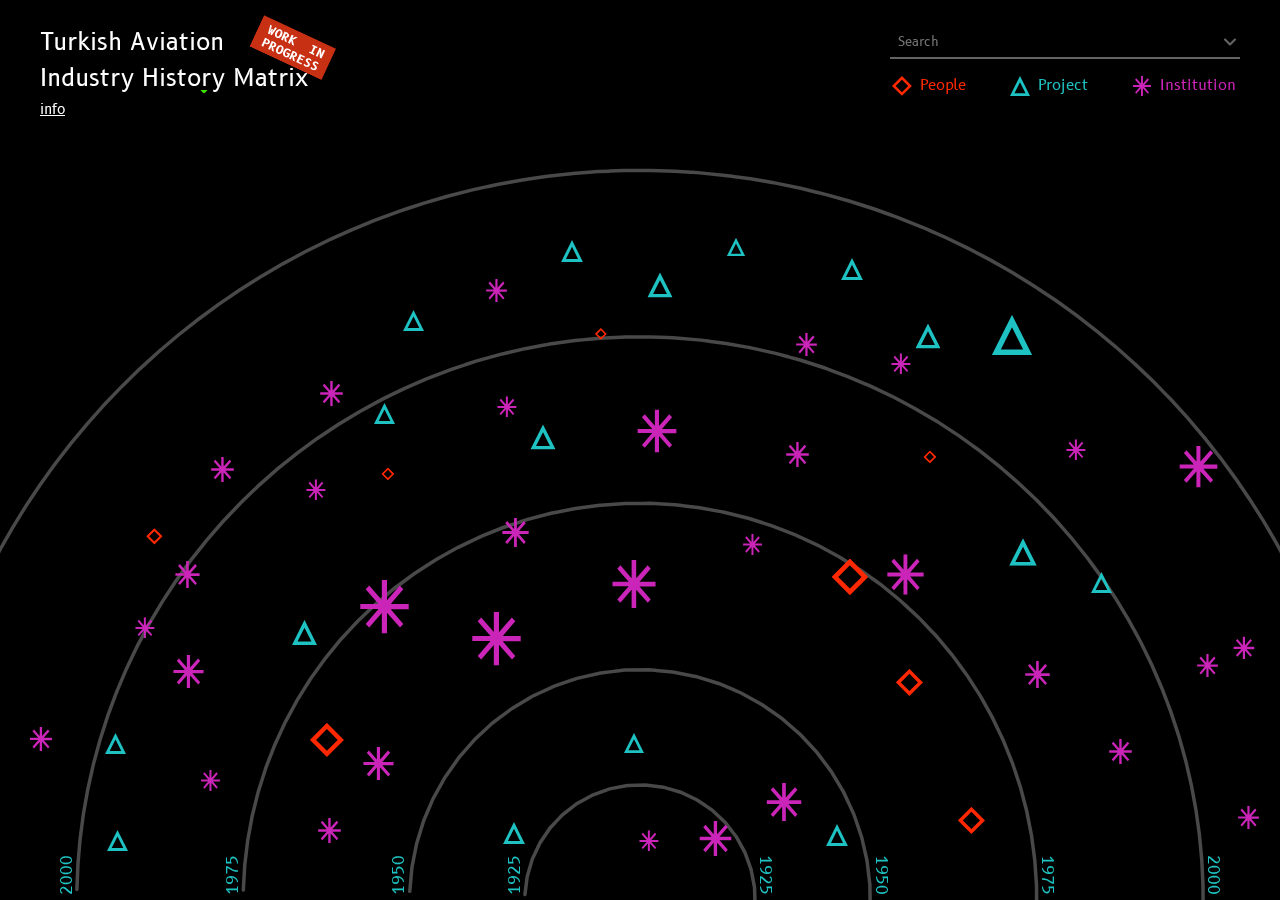
<file: index.html>
<!DOCTYPE html>
<html lang="en">

<head>
    <meta charset="UTF-8">
    <meta name="viewport" content="width=device-width, initial-scale=1.0">
    <title>Turkish Aviation Industry History Matrix</title>
    <link href="https://fonts.googleapis.com/css2?family=B612+Mono&display=swap" rel="stylesheet">
    <link rel="stylesheet" href="style.css">
    <!-- Google tag (gtag.js) -->
    <script async src="https://www.googletagmanager.com/gtag/js?id=G-J5Y81YBQ4F"></script>
    <script>
        window.dataLayer = window.dataLayer || [];
        function gtag() { dataLayer.push(arguments); }
        gtag('js', new Date());

        gtag('config', 'G-J5Y81YBQ4F');
    </script>
</head>

<body>
    <div id="mobileMessage" style="display: none;">
        <div class="mobile-wrapper">
            <h1 class="mobile-title">Turkish Aviation
                <br>Industry History Matrix
            </h1>
            </a>
            <div class="mobile-message">
                Sorry, it's not compatible with mobile phone screens. Please access from desktop or laptop screen. If
                you wish,
                you can still access to a short description of the project
                <br>
                
                <a href="https://aserdark.com/tr-avihist" target="_blank" rel="noopener noreferrer">
                    by tapping here.
                </a>
            </div>
            <div class="mobile-footer">
                <br>
                <a href="https://aserdark.com" target="_blank" rel="noopener noreferrer" style="margin-bottom: 10px; display: inline-block;">
                    aserdark.com
                </a>
                <br>
                <a href="https://tr-avihist.com" target="_blank" rel="noopener noreferrer">
                    tr-avihist.com
                </a>
            </div>
        </div>
    </div>

    <div id="mainContent">
        <div class="title">
            Turkish Aviation<br>
            Industry History Matrix
            <img src="./assets/wip-badge.svg" alt="Work in Progress" class="wip-badge">
        </div>
        <!-- Info butonu -->
        <button class="info-button">info</button>

        <div class="legend">
            <div class="legend-item">
                <img class="legend-icon" alt="" src="assets/ppl.svg">
                <div class="legend-text people">People</div>
            </div>
            <div class="legend-item">
                <img class="legend-icon" alt="" src="assets/prjct.svg">
                <div class="legend-text project">Project</div>
            </div>
            <div class="legend-item">
                <img class="legend-icon" alt="" src="assets/inst.svg">
                <div class="legend-text institution">Institution</div>
            </div>
        </div>
        <div class="search-container">
            <input type="text" class="search-input" placeholder="Search">
            <img src="assets/chevron.svg" alt="Chevron" class="chevron-icon">
            <div class="search-results"></div>
        </div>
        <canvas id="animationCanvas"></canvas>
        <div id="icons-container">
            <!-- Existing icons... -->

            <!-- Add İsmet İnönü icon with label -->
            <div id="ismetIcon" class="icon" style="position: absolute; top: 300px; left: 400px;"
                onclick="showPopup('popupIsmet')">
                İsmet İnönü
                <span class="icon-label" id="labelIsmet" style="display: none;">İsmet İnönü</span>
            </div>
        </div>
        <script src="data/data.js"></script>
        <script src="data/connections.js"></script>
        <script src="script.js"></script>
        <!-- Connection lines -->
        <div id="line1" class="connection-line" onclick="showPopup('popup1')"></div>
        <!-- Connection lines for İsmet İnönü -->
        <div id="lineIsmet" class="connection-line" onclick="showPopup('popupIsmet')"></div>
        <!-- Pop-ups -->
        <div id="popup1" class="popup">Turkish Aeronautical Association</div>
        <div id="popupIsmet" class="popup">İsmet İnönü Connection</div>
        <!-- Info popup -->
        <div id="infoPopup" class="popup-overlay">
            <div class="popup-content">
                <button class="popup-close" onclick="closeInfoPopup()">&times;</button>
                <div class="popup-header">
                    <h1 class="popup-title">Turkish Aviation Industry History Matrix</h1>
                    <!-- <span class="popup-year">2024</span> -->
                </div>
                <div class="popup-body">
                    <p style="font-size: 14px;">Turkish Aviation Industry History Matrix is a project made by Ahmet Serdar Karakurt within the VCDS4111 Advanced Visual Communication Design class with the mentorship of Prof.Dilek Kaya and Prof.Hakan Ertep.</p>

                    It aims to reveal the connections between people, institutions and projects that have shaped the
                    history of the aviation industry in Türkiye.

                    <!-- <p>Content and links may be missing. This is an ongoing project and new information and links will be added.</p> -->

                    <p style="font-size: 14px;">This is a work in progress. Needs code optimisations, design revisions and content enrichment.</p>

                    <p style="font-size: 14px;">Any suggestions and comments are welcome in terms of design and content. Please contact me via <a href="https://aserdark.com"
                            style="color: #1fc2c2; cursor: url('cursorv2.svg'), auto">aserdark.com</a> or <a
                            href="mailto:askarakurt7@gmail.com"
                            style="color: #1fc2c2; cursor: url('cursorv2.svg'), auto">askarakurt7@gmail.com</a>, if you
                        have any suggestions and comments. </p>

                    Design has been made by Ahmet Serdar Karakurt and all content has been provided by the following
                    sources;

                    <h3>Books</h3>
                    <ul>
                        <li>Bir Tayyarecinin Anıları - Vecihi Hürkuş - Yapı Kredi Kültür Yayınları</li>
                        <li>Doğuşu ve Gelişimi: Türk Havacılık Tarihi - Deniz Dalkılınç, İstanbul Büyükşehir Belediyesi
                            Yayınları</li>
                        <li>Gökteki Venüs - M. Bahattin Adıgüzel, Türk Hava Kurumu Kültür Yayınları</li>
                        <li>Hayalden Gerçeğe - TUSAŞ Yayınları</li>
                        <li>Mustafa Kemal'in Uçakları - İsmail Yavuz, İş Bankası Kültür Yayınları</li>
                        <li>Nuri Demirağ - Fatih M. Dervişoğlu, Ötüken Neşriyat</li>
                        <li>Teşebbüs Hürriyeti - Şükrü Er - MESS Yayınları</li>
                        <li>Türk Hava Harp Sanayii Tarihi - Osman Yalçın - İş Bankası Kültür Yayınları</li>
                        <li>Türk Havacılığında İlkler - Sinemis Oğuz, Uluslararası İlişkiler Kütüphanesi</li>
                        <li>Türk Havacılığına İz Bırakanlar - M. Bahattin Adıgüzel, Sonçağ Kültür Yayınları</li>
                    </ul>

                    <h3>Online Resources</h3>
                    <ul>
                        <li><a href="https://www.airbus.com">airbus.com</a></li>
                        <li><a href="https://www.airforce-technology.com">airforce-technology.com</a></li>
                        <li><a href="https://www.airnewstimes.com">airnewstimes.com</a></li>
                        <li><a href="https://www.alp.com.tr">alp.com.tr</a></li>
                        <li><a href="https://www.aselsan.com">aselsan.com</a></li>
                        <li><a href="https://www.aviationturkey.com">aviationturkey.com</a></li>
                        <li><a href="https://www.aviationweek.com">aviationweek.com</a></li>
                        <li><a href="https://www.baykartech.com">baykartech.com</a></li>
                        <li><a href="https://www.defenceturkey.com">defenceturkey.com</a></li>
                        <li><a href="https://www.havelsan.com">havelsan.com</a></li>
                        <li><a href="https://www.invest.gov.tr">invest.gov.tr</a></li>
                        <li><a href="https://news.lockheedmartin.com">news.lockheedmartin.com</a></li>
                        <li><a href="https://www.nuridemirag.com">nuridemirag.com</a></li>
                        <li><a href="https://www.tusas.com">tusas.com</a></li>
                        <li><a href="https://www.turdef.com">turdef.com</a></li>
                    </ul>

                    <h3></h3>January 2025</h3>
                    </p>
                </div>
            </div>
        </div>
    </div>

    <script>
        function showPopup(popupId) {
            // Hide all popups
            document.querySelectorAll('.popup').forEach(popup => popup.classList.remove('active'));

            // Show the selected popup
            document.getElementById(popupId).classList.add('active');
        }

        // Info popup functions
        function showInfoPopup() {
            document.getElementById('infoPopup').classList.add('show');
        }

        function closeInfoPopup() {
            document.getElementById('infoPopup').classList.remove('show');
        }

        // Add click event listener to info button
        document.querySelector('.info-button').addEventListener('click', showInfoPopup);
    </script>
</body>

</html>
</file>
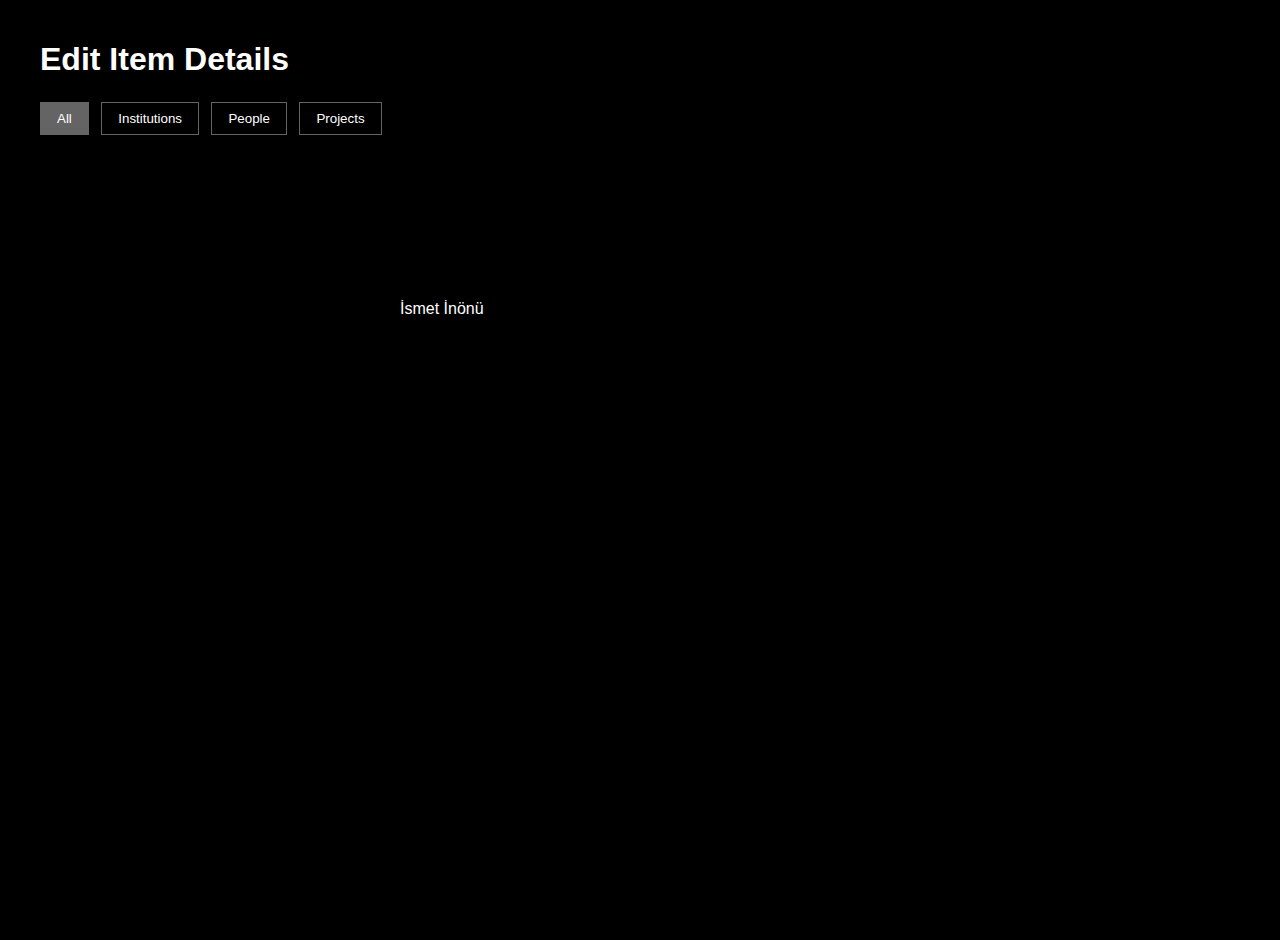
<file: admin.html>
<!DOCTYPE html>
<html lang="en">
<head>
    <meta charset="UTF-8">
    <meta name="viewport" content="width=device-width, initial-scale=1.0">
    <title>Admin - Vecihi Hürkuş Connections</title>
    <link href="https://fonts.googleapis.com/css2?family=B612+Mono&display=swap" rel="stylesheet">
    <link rel="stylesheet" href="admin-style.css">
    <style>
        .connection-line {
            position: absolute;
            width: 2px;
            background-color: black;
        }

        .popup {
            display: none;
            position: absolute;
            background-color: white;
            border: 1px solid black;
            padding: 10px;
            z-index: 10;
        }

        .popup.active {
            display: block;
        }

        #line1 {
            top: 100px;
            left: 200px;
            height: 50px;
        }
    </style>
</head>
<body>
    <div class="admin-container">
        <header>
            <h1>Edit Item Details</h1>
            <div class="category-filters">
                <button class="filter-btn active" data-category="all">All</button>
                <button class="filter-btn" data-category="institution">Institutions</button>
                <button class="filter-btn" data-category="person">People</button>
                <button class="filter-btn" data-category="project">Projects</button>
            </div>
        </header>
        <main id="items-container">
            <!-- Add İsmet İnönü icon -->
            <div id="ismetIcon" class="icon" style="position: absolute; top: 300px; left: 400px;" onclick="showPopup('popupIsmet')">
                İsmet İnönü
            </div>
        </main>
    </div>
    <!-- Connection lines -->
    <div id="line1" class="connection-line" onclick="showPopup('popup1')"></div>
    <!-- Connection lines for İsmet İnönü -->
    <div id="lineIsmet" class="connection-line" onclick="showPopup('popupIsmet')"></div>
    <!-- Pop-ups -->
    <div id="popup1" class="popup">Turkish Aeronautical Association</div>
    <div id="popupIsmet" class="popup">İsmet İnönü Connection</div>
    <script src="admin.js"></script>
    <script>
        function showPopup(popupId) {
            // Hide all popups
            document.querySelectorAll('.popup').forEach(popup => popup.classList.remove('active'));

            // Show the selected popup
            document.getElementById(popupId).classList.add('active');
        }

        // Add more JavaScript if needed for additional functionality
    </script>
</body>
</html>
</file>
<file: style.css>
* {
    cursor: url('./assets/cursor.svg') 25 15, auto !important;
}

@font-face {
    font-family: 'B612';
    src: local('B612'),
        url('./fonts/B612-Regular.ttf') format('truetype');
    font-weight: normal;
    font-style: normal;
    font-display: swap;
    unicode-range: U+0000-00FF, U+0131, U+0152-0153, U+02BB-02BC, U+02C6, U+02DA, U+02DC, U+2000-206F, U+2074, U+20AC, U+2122, U+2191, U+2193, U+2212, U+2215, U+FEFF, U+FFFD, U+00C7, U+00E7, U+011E, U+011F, U+0130, U+0131, U+015E, U+015F;
}

@font-face {
    font-family: 'B612 Mono';
    src: local('B612 Mono'),
        url('./fonts/B612Mono-Regular.ttf') format('truetype');
    font-weight: normal;
    font-style: normal;
    font-display: swap;
    unicode-range: U+0000-00FF, U+0131, U+0152-0153, U+02BB-02BC, U+02C6, U+02DA, U+02DC, U+2000-206F, U+2074, U+20AC, U+2122, U+2191, U+2193, U+2212, U+2215, U+FEFF, U+FFFD, U+00C7, U+00E7, U+011E, U+011F, U+0130, U+0131, U+015E, U+015F;
}

/* Add specific rule for Turkish characters */
*:lang(tr),
[lang="tr"] {
    font-family: 'B612', sans-serif !important;
}

/* Ensure consistent font rendering for specific Turkish characters */
*::first-letter,
*[data-content^="Ş"],
*[data-content^="ş"],
*[data-content^="İ"],
*[data-content^="ı"],
*[data-content^="Ğ"],
*[data-content^="ğ"],
*[data-content^="Ç"],
*[data-content^="ç"] {
    font-family: 'B612', sans-serif !important;
}

body {
    cursor: url('./assets/cursor.svg') 25 15, auto !important;
    margin: 0;
    padding: 0;
    background-color: #000;
    min-height: 100vh;
    overflow: hidden;
}

canvas {
    display: block;
    position: fixed;
    top: 100px;
    left: 0;
    z-index: 1;
}

.title {
    position: fixed;
    top: 25px;
    left: 40px;
    color: #ffffff;
    font-family: 'B612', sans-serif;
    font-size: 24px;
    line-height: 1.5;
    text-transform: capitalize;
    z-index: 2;
    display: flex;
    align-items: flex-start;
    gap: 10px;
}

.wip-badge {
    width: 80px;
    height: auto;
    margin-left: -65px;
    margin-top: 5px;
    transform: rotate(25deg);
    transition: all 0.3s ease;
    cursor: url('./assets/cursor.svg') 25 15, auto !important;
}

.wip-badge:hover {
    transform: rotate(25deg) scale(1.1);
    cursor: url('./assets/cursorv2.svg') 10 10, auto !important;
}

.title:hover .wip-badge {
    cursor: url('./assets/cursorv2.svg') 10 10, auto !important;
}

.info-button {
    position: fixed;
    top: 100px;
    left: 40px;
    color: #ffffff;
    font-family: 'B612', sans-serif;
    font-size: 14px;
    text-decoration: underline;
    /* Important: Raise z-index above 9999 */
    z-index: 99;
    background: none;
    border: none;
    padding: 0;
    transition: color 0.3s ease;
    cursor: url('./assets/cursor.svg') 25 15, auto !important;
}

.info-button:hover {
    color: #bfb400;
    cursor: url('./assets/cursorv2.svg') 10 10, auto !important;
}

#icons-container {
    width: 100vw;
    height: calc(100vh - 50px);
    position: fixed;
    top: 50px;
    left: 0;
    z-index: 2;
}

.icon-wrapper {
    position: absolute;
    display: flex;
    flex-direction: column;
    align-items: center;
    transition: transform 0.3s ease, opacity 0.3s ease;
}

.icon-wrapper:hover {
    transform: scale(1.1);
    cursor: url('./assets/cursor.svg') 25 15, auto !important;
}

.icon {
    width: 35px;
    height: 35px;
    cursor: url('./assets/cursor.svg') 25 15, auto !important;
}

.icon-name {
    font-family: 'B612', sans-serif;
    color: white;
    text-align: center;
    margin-top: 8px;
    opacity: 0;
    z-index: 55555;
    position: relative;
    transition: opacity 0.3s ease;
    font-size: 12px;
    max-width: 150px;
    text-shadow: 3px 3px 6px rgba(0, 0, 0, 0.9),
        -3px -3px 6px rgba(0, 0, 0, 0.9),
        3px -3px 6px rgba(0, 0, 0, 0.9),
        -3px 3px 6px rgba(0, 0, 0, 0.9),
        0 0 8px rgba(0, 0, 0, 0.9),
        2px 2px 12px rgba(0, 0, 0, 0.8);
}

.icon-wrapper:hover .icon-name,
.icon-wrapper.connected .icon-name {
    opacity: 1;
}

.icon-wrapper.highlighted .icon-name {
    opacity: 1;
}

.search-container {
    position: fixed !important;
    top: 25px !important;
    right: 40px !important;
    z-index: 9999 !important;
    width: 350px;
    display: flex;
    align-items: center;
    padding-bottom: 0px;
    background-color: rgba(0, 0, 0, 0.9);
    pointer-events: auto;
    transition: all 0.3s ease;
}

.search-container:hover {
    cursor: url('./assets/cursorv2.svg') 10 10, auto !important;
}

.search-container:hover .search-input,
.search-container:hover .chevron-icon {
    color: #bfb400;
    cursor: url('./assets/cursorv2.svg') 10 10, auto !important;
}

.search-input {
    flex: 1;
    padding: 8px;
    background: transparent;
    border: none;
    color: white;
    font-family: 'B612', sans-serif;
    font-size: 13px;
    outline: none;
    transition: all 0.3s ease;
}

.search-input:hover {
    color: #bfb400;
    cursor: url('./assets/cursorv2.svg') 10 10, auto !important;
}

.search-input:focus {
    color: #bfb400;
    border-bottom-color: #bfb400;
}

.search-container::after {
    content: '';
    position: absolute;
    bottom: 0;
    left: 0;
    width: 100%;
    height: 2px;
    background-color: #646464;
    transition: background-color 0.3s ease;
}

.search-container:hover::after {
    background-color: #bfb400;
    height: 2px;
}

.search-results {
    position: absolute;
    top: 100%;
    right: 0;
    width: 100%;
    z-index: 7;
    max-height: calc(6 * (13px + 12px));
    min-height: calc(1 * (13px + 12px));
    background: rgba(0, 0, 0, 0.9);
    border: 1px solid #646464;
    display: none;
    overflow-y: auto;
    scrollbar-width: thin;
    scrollbar-color: #646464 rgba(0, 0, 0, 0.3);
}

.search-results.show {
    display: block;
}

.search-item {
    padding: 6px 12px;
    color: white;
    font-family: 'B612', sans-serif;
    font-size: 13px;
    cursor: url('./assets/cursor.svg') 25 15, auto !important;
    transition: background-color 0.3s;
    white-space: nowrap;
}

.search-item:hover {
    background-color: rgba(100, 100, 100, 0.3);
    color: #bfb400;
}

/* Scrollbar styles for search results */
.search-results::-webkit-scrollbar {
    width: 8px;
}

.search-results::-webkit-scrollbar-track {
    background: rgba(0, 0, 0, 0.3);
}

.search-results::-webkit-scrollbar-thumb {
    background-color: #646464;
    border-radius: 4px;
}

.search-results::-webkit-scrollbar-thumb:hover {
    background-color: #888;
}

.icon-wrapper.dimmed {
    opacity: 0.3;
}

.icon-wrapper.highlighted {
    transform: scale(1.2);
    opacity: 1;
}

.dropdown-search {
    padding: 12px 16px;
    border-bottom: 1px solid #646464;
    position: sticky;
    top: 0;
    background: rgba(0, 0, 0, 0.95);
    z-index: 1;
}

.dropdown-search input {
    width: 100%;
    padding: 8px;
    background: transparent;
    border: 1px solid #646464;
    color: white;
    font-family: 'B612', sans-serif;
    font-size: 14px;
    outline: none;
    cursor: url('./assets/cursor.svg') 25 15, auto !important;
}

.dropdown-search input:focus {
    border-color: #888;
}

.dropdown-section.hidden {
    display: none;
}

.dropdown-item.hidden {
    display: none;
}

/* For Webkit browsers (Chrome, Safari, etc.) */
.dropdown-content::-webkit-scrollbar {
    width: 8px;
}

.dropdown-content::-webkit-scrollbar-track {
    background: rgba(0, 0, 0, 0.3);
}

.dropdown-content::-webkit-scrollbar-thumb {
    background-color: #646464;
    border-radius: 4px;
}

.dropdown-content::-webkit-scrollbar-thumb:hover {
    background-color: #888;
}

/* Add these styles for the pop-up */
.popup-overlay {
    cursor: url('./assets/cursor.svg') 25 15, auto !important;
    position: fixed;
    top: 0;
    left: 0;
    width: 100%;
    height: 100%;
    background: rgba(0, 0, 0, 0.85);
    z-index: 999999;
    display: none;
    opacity: 0;
    transition: opacity 0.3s ease;
}

.popup-overlay.show {
    display: flex;
    opacity: 1;
}

.popup-content {
    cursor: url('./assets/cursor.svg') 25 15, auto !important;
    position: relative;
    width: 50%;
    max-width: 700px;
    margin: auto;
    background: rgba(0, 0, 0, 0.95);
    border: 1px solid #BFB400;
    padding: 32px;
    color: white;
    font-family: 'B612', sans-serif;
    z-index: 100000;
}

.popup-header {
    margin-bottom: 24px;
    padding-right: 40px;
}

.popup-header p:nth-of-type(0) {
    text-indent: 2em;
}

.popup-title {
    font-size: 28px;
    font-weight: bold;
    margin-bottom: 0px;
    color: white;
}

.popup-year {
    font-size: 16px;
    color: #ffffff;
    margin-bottom: 1px;
    display: block;
    margin-top: 0px;
    /* padding-left: 20px; */
}

.popup-date {
    font-size: 20px;
    color: #1fc2c2;
    margin-bottom: 8px;
    display: block;
}

.popup-description {
    font-size: 180px;
    line-height: 1.5;
    margin-top: 0;
    color: white;
}

.popup-category {
    color: #646464;
    font-size: 14px;
    text-transform: uppercase;
    letter-spacing: 1px;
}

.popup-close {
    position: absolute;
    top: 24px;
    right: 24px;
    width: 32px;
    height: 32px;
    cursor: url('./assets/cursor.svg') 25 15, auto !important;
    background: transparent;
    border: none;
    color: #646464;
    font-size: 24px;
    display: flex;
    align-items: center;
    justify-content: center;
    transition: color 0.3s ease;
}

.popup-close:hover {
    transform: scale(1.5);
    color: #BFB400;
    cursor: url('./assets/cursorv2.svg') 10 10, auto !important;
    /* completely hides cursor */
    animation: cursorTransition 0.3s;
}


.popup-body {
    cursor: url('./assets/cursor.svg') 25 15, auto !important;
    line-height: 1.6;
    max-height: calc(100vh - 300px);
    overflow-y: auto;
    padding-right: 16px;
    margin: 0 -16px;
    padding: 0 16px;
    font-size: 14px;
    font-family: 'B612', sans-serif;
}

.popup-section {
    margin-bottom: 24px;
}

.popup-section-title {
    color: #646464;
    margin-bottom: 8px;
    font-size: 10px;
    text-transform: uppercase;
}

/* Style scrollbars */
.popup-body::-webkit-scrollbar {
    width: 8px;
    height: 8px;
}

.popup-body::-webkit-scrollbar-track {
    background: #000;
}

.popup-body::-webkit-scrollbar-thumb {
    background-color: #888;
    border-radius: 4px;
}

.popup-body::-webkit-scrollbar-thumb:hover {
    background-color: #BFB400;
}

/* Add styles for text formatting */
.popup-body p {
    margin-bottom: 1px;
    white-space: pre-line;
    font-size: 16px;
    line-height: 1.4;
    font-family: 'B612', sans-serif;
}

.popup-body p:nth-of-type(2) {
    text-indent: 2em;
}

.popup-body br {
    display: block;
    margin: 1px 0;
}

.chevron-icon {
    width: 20px;
    height: 20px;
    margin-left: 8px;
    transition: all 0.5s ease;
    filter: invert(40%) sepia(0%) saturate(1%) hue-rotate(231deg) brightness(92%) contrast(78%);
}

.chevron-icon:hover {
    transform: scale(1.1);
    filter: invert(76%) sepia(39%) saturate(1011%) hue-rotate(359deg) brightness(97%) contrast(103%);
    cursor: url('./assets/cursorv2.svg') 10 10, auto !important;
    animation: cursorTransition 0.6s ease-in-out;
}


@keyframes cursorTransition {
    0% {
        cursor: url('./assets/cursor.svg') 25 15, auto !important;
        transform: scale(1);
    }

    50% {
        transform: scale(1.15);
    }

    100% {
        cursor: url('./assets/cursorv2.svg') 10 10, auto !important;
        transform: scale(1.1);
    }
}

.connection-line {
    position: fixed;
    pointer-events: auto;
    cursor: url('./assets/cursor.svg') 25 15, auto !important;
    transition: all 0.3s ease;
    height: 1px !important;
    z-index: 5 !important;
    transform-origin: left center;
    padding: 2px 0;
    margin: -10px 0;
    border-top: 3px dashed #3CDE00;
    border-style: dashed;
    background-color: transparent !important;
}

.connection-line:hover {
    opacity: 1;
    border-top: 3px solid #3CDE00 !important;
    cursor: url('./assets/cursorv2.svg') 10 10, auto !important;
}

.italic {
    font-family: 'B612', sans-serif;
    font-style: italic;
}

.icon-label {
    position: absolute;
    background-color: white;
    border: 1px solid black;
    padding: 2px 5px;
    display: none;
    /* Initially hidden */
    z-index: 20;
    font-family: 'B612', sans-serif;
}

.icon-large {
    width: 60px;
    height: 60px;
}

.icon-small {
    width: 30px;
    height: 30px;
}

/* Individual icon sizes */
/* People */
.icon-vecihi {
    width: 49px;
    height: 49px;
}

.icon-nuri {
    width: 49px;
    height: 49px;
}

.icon-ismet {
    width: 17.5px;
    height: 17.5px;
}

.icon-ataturk {
    width: 24.5px;
    height: 24.5px;
}

.icon-fevzi {
    width: 17.5px;
    height: 17.5px;
}

.icon-hami {
    width: 31.5px;
    height: 31.5px;
}

.icon-mansur {
    width: 31.5px;
    height: 31.5px;
}

.icon-mehmet {
    width: 31.5px;
    height: 31.5px;
}

.icon-omer {
    width: 17.5px;
    height: 17.5px;
}

.icon-selahattin {
    width: 35px;
    height: 35px;
}

.icon-emrullah {
    width: 38.5px;
    height: 38.5px;
}

/* Institutions */
.icon-thk {
    width: 28px;
    height: 28px;
}

.icon-factory {
    width: 31.5px;
    height: 31.5px;
}

.icon-tusas {
    width: 36.4px;
    height: 36.4px;
}

.icon-itu {
    width: 24.5px;
    height: 24.5px;
}

.icon-tubitak {
    width: 33.6px;
    height: 33.6px;
}

.icon-airforce {
    width: 38.5px;
    height: 38.5px;
}

/* Foreign Institutions */
.icon-ava,
.icon-curtiss,
.icon-dehavilland,
.icon-gotha,
.icon-junkers,
.icon-pzl,
.icon-philips {
    width: 31.5px;
    height: 31.5px;
}

/* Projects */
.icon-nud {
    width: 29.4px;
    height: 29.4px;
}

.icon-thk-project {
    width: 28px;
    height: 28px;
}

.icon-vecihi-project {
    width: 29.4px;
    height: 29.4px;
}

.icon-newtype {
    width: 35px;
    height: 35px;
}

/* Legend */

.legend {
    position: fixed !important;
    top: 0px !important;
    right: 25px !important;
    z-index: 9999 !important;
    font-family: 'B612', sans-serif;
    display: flex;
    gap: 40px;
    background-color: rgba(0, 0, 0, 0, );
    padding: 15px;
    pointer-events: auto;
}

.legend-item {
    display: flex;
    align-items: center;
    margin-right: 4px;
}

.legend-icon {
    width: 20px;
    height: 20px;
    margin-right: 8px;
}

.legend-text {
    font-size: 15px;
    font-family: 'B612', sans-serif;
    font-weight: 200;
}

.legend-text.people {
    color: #FF2800;
}

.legend-text.institution {
    color: #CB24B8;
}

.legend-text.project {
    color: rgb(31, 194, 194);
}

/* Legend */

.icon-highlighted {
    opacity: 1;
    transform: scale(1.1);
    transition: transform 0.1s ease, opacity 0.1s ease;
}

.icon-dimmed {
    opacity: 0.2;
    transition: opacity 0.3s ease;
}

/* Update all interactive elements to use the custom cursor */
.icon-wrapper,
.icon,
.search-input,
.search-item,
.popup-overlay,
.popup-content,
.popup-close,
.popup-body,
.connection-line,
.dropdown-search input,
.chevron-icon {
    cursor: url('./assets/cursorv2.svg') 10 10, auto !important;
}

/* Modern Companies */
.icon-tusas,
.icon-tei,
.icon-tci,
.icon-baykar {
    width: 45px;
    height: 45px;
}

.icon-aselsan,
.icon-alp {
    width: 40px;
    height: 40px;
}

/* International Companies */
.icon-airbus,
.icon-sikorsky,
.icon-lockheed,
.icon-boeing,
.icon-atr {
    width: 35px;
    height: 35px;
}

/* Modern Projects */
.icon-hurkus,
.icon-hurjet,
.icon-kaan,
.icon-anka,
.icon-akinci,
.icon-aksungur,
.icon-gokbey,
.icon-atak,
.icon-t70 {
    width: 42px;
    height: 42px;
}

.icon-bayraktar {
    width: 44px;
    height: 44px;
}

/* Modern People */
.icon-selcuk,
.icon-haluk {
    width: 40px;
    height: 40px;
}

/* Info popup specific styles */
#infoPopup.popup-overlay {
    display: none;
    opacity: 0;
    transition: opacity 0.3s ease;
}

#infoPopup.popup-overlay.show {
    display: flex;
    opacity: 1;
}

#infoPopup .popup-body p {
    margin-bottom: 20px;
    line-height: 1.6;
    text-indent: 0;
}

#infoPopup .popup-body p+p {
    text-indent: 0;
}

#infoPopup .popup-content {
    max-width: 700px;
}

.popup-body ul li a {
    color: #1fc2c2;
    text-decoration: underline;
    transition: color 0.3s ease;
    cursor: url('./assets/cursor.svg') 25 15, auto !important;
}

.popup-body ul li a:hover {
    color: #1fc2c2;
    text-decoration: underline;
    cursor: url('./assets/cursorv2.svg') 10 10, auto !important;
    animation: cursorTransition 0.3s ease;
}

.popup-body a {
    color: #1fc2c2;
    text-decoration: underline;
    transition: color 0.3s ease;
    cursor: url('./assets/cursor.svg') 25 15, auto !important;
}

.popup-body a:hover {
    color: #1fc2c2;
    text-decoration: underline;
    cursor: url('./assets/cursorv2.svg') 10 10, auto !important;
    animation: cursorTransition 0.3s ease;
}

#infoPopup .popup-body {
    margin-top: 24px;
}


.connection-line {
    position: absolute;
    width: 2px;
    background-color: black;
}


/* 
Unnecessary code
.popup {
    display: none;
    position: absolute;
    background-color: white;
    border: 1px solid black;
    padding: 10px;
    z-index: 355556;
} */

.popup.active {
    display: block;
}

/* Add specific styles for positioning lines and popups */
/* Example: */
#line1 {
    /* Positioning for Turkish Aeronautical Association */
    top: 100px;
    left: 200px;
    height: 50px;
}

.search-container {
    position: relative;
    z-index: 100;
}

.legend {
    position: relative;
    z-index: 50;
    margin-top: 60px;
}

.search-input:hover {
    color: #bfb400;
    cursor: none;
}

.search-input:hover::placeholder {
    color: #bfb400;

}

/* Mobile message styles */
#mobileMessage {
    position: fixed;
    top: 0;
    left: 0;
    width: 100%;
    height: 100%;
    z-index: 99999999;
}

.mobile-wrapper {
    height: 100%;
    box-sizing: border-box;
    display: flex;
    flex-direction: column;
    justify-content: space-between;
    align-items: center;
    padding: 40px 20px;
    text-align: center;
    background-color: #000000;
    font-family: 'B612 Mono', monospace;
    color: #ffffff;
}

.mobile-title {
    font-size: 22px;
    font-weight: bold;
    font-family: 'B612', sans-serif;
    margin: 0;
    margin-top: 100px;
    color: rgb(255, 255, 255);
}

.mobile-message {
    font-size: 16px;
    line-height: 1.5;
    max-width: 80%;
    font-family: 'B612', sans-serif;
}

.mobile-message a {
    color: #1fc2c2;
    text-decoration: underline;
    font-family: 'B612', sans-serif;

}

.mobile-message a:hover {
    opacity: 0.8;
    font-family: 'B612', sans-serif;

}

.mobile-footer {
    font-size: 18px;
    font-family: 'B612 Mono', sans-serif;

    color: #ffffff;
    margin-bottom: 280px;
    
}

.mobile-footer a {
    color: #1fc2c2;
    text-decoration: underline;
    margin-bottom: 200px;
}

.mobile-footer a:hover {
    text-decoration: underline;
    color: #1fc2c2;

}
</file>
<file: admin-style.css>
body {
    margin: 0;
    padding: 20px;
    background-color: #000;
    color: white;
    font-family: 'B612', sans-serif;
    min-height: 100vh;
}

.admin-container {
    max-width: 1200px;
    margin: 0 auto;
}

header {
    margin-bottom: 32px;
}

h1 {
    color: white;
    margin-bottom: 24px;
}

.category-filters {
    margin-bottom: 24px;
}

.filter-btn {
    background: transparent;
    color: white;
    border: 1px solid #646464;
    padding: 8px 16px;
    margin-right: 8px;
    cursor: pointer;
    font-family: 'B612', sans-serif;
    transition: all 0.3s ease;
}

.filter-btn:hover {
    background: rgba(100, 100, 100, 0.3);
}

.filter-btn.active {
    background: #646464;
}

.item-card {
    background: rgba(0, 0, 0, 0.95);
    border: 1px solid #646464;
    padding: 24px;
    margin-bottom: 24px;
    border-radius: 4px;
}

.item-header {
    display: flex;
    justify-content: space-between;
    align-items: center;
    margin-bottom: 16px;
}

.item-title {
    font-size: 18px;
    color: white;
}

.item-category {
    color: #646464;
    font-size: 14px;
    text-transform: uppercase;
}

.form-group {
    margin-bottom: 16px;
}

.form-label {
    display: block;
    color: #646464;
    margin-bottom: 8px;
    font-size: 14px;
    text-transform: uppercase;
}

textarea, input[type="text"] {
    width: 100%;
    background: rgba(0, 0, 0, 0.3);
    border: 1px solid #646464;
    padding: 12px;
    color: white;
    font-family: 'B612', sans-serif;
    font-size: 14px;
    resize: vertical;
    min-height: 100px;
}

input[type="text"] {
    min-height: auto;
}

.save-btn {
    background: #646464;
    color: white;
    border: none;
    padding: 8px 24px;
    cursor: pointer;
    font-family: 'B612', sans-serif;
    transition: background 0.3s ease;
}

.save-btn:hover {
    background: #888;
}

.success-message {
    color: #4CAF50;
    margin-top: 8px;
    font-size: 14px;
    opacity: 0;
    transition: opacity 0.3s ease;
}

.success-message.show {
    opacity: 1;
}
</file>
